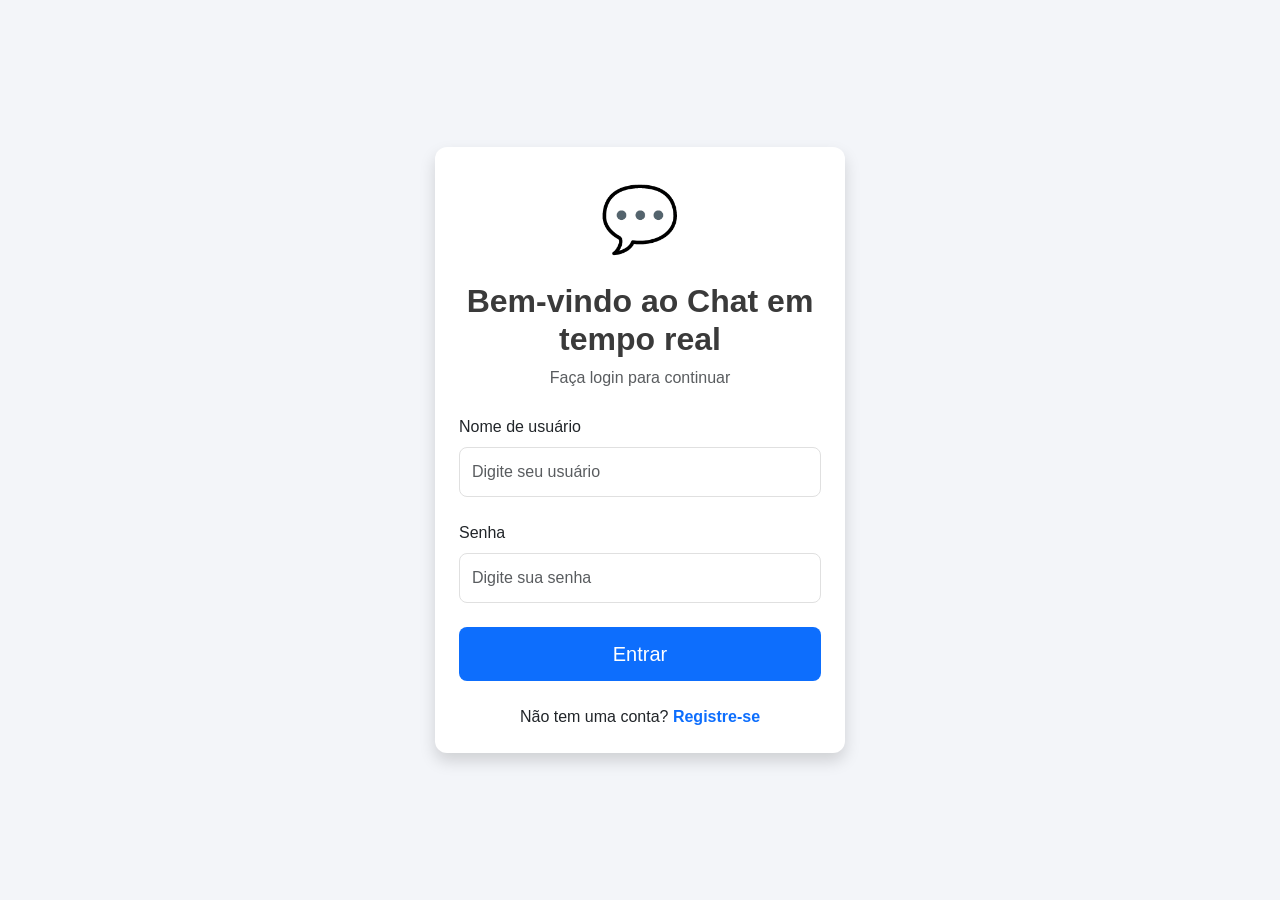
<file: src/main/resources/static/login.html>
<!DOCTYPE html>
<html lang="pt-br">
<head>
    <meta charset="UTF-8" />
    <title>Login - Chat Kafka</title>
    <meta name="viewport" content="width=device-width, initial-scale=1.0" />
    <link href="https://cdn.jsdelivr.net/npm/bootstrap@5.3.3/dist/css/bootstrap.min.css" rel="stylesheet" />
    <style>
        body {
            background-color: #f3f5f9;
            font-family: 'Segoe UI', Tahoma, Geneva, Verdana, sans-serif;
            min-height: 100vh;
            display: flex;
            align-items: center;
            justify-content: center;
        }

        .login-container {
            max-width: 450px;
            width: 100%;
            padding: 20px;
        }

        .card {
            border-radius: 12px;
            box-shadow: 0 10px 30px rgba(0, 0, 0, 0.1);
            border: none;
        }

        .card-title {
            color: #3a3a3a;
            font-weight: 600;
        }

        .form-control {
            padding: 12px;
            border-radius: 8px;
            border: 1px solid #e0e0e0;
            transition: all 0.3s;
        }

        .form-control:focus {
            border-color: #0d6efd;
            box-shadow: 0 0 0 0.25rem rgba(13, 110, 253, 0.15);
        }

        .btn-primary {
            padding: 12px;
            border-radius: 8px;
            font-weight: 500;
            background-color: #0d6efd;
            border: none;
            transition: all 0.3s;
        }

        .btn-primary:hover {
            background-color: #0b5ed7;
            transform: translateY(-2px);
            box-shadow: 0 4px 8px rgba(0, 0, 0, 0.1);
        }

        .logo-section {
            text-align: center;
            margin-bottom: 25px;
        }

        .logo-emoji {
            font-size: 64px;
            margin-bottom: 15px;
        }
    </style>
</head>
<body>

<div class="login-container">
    <div class="card shadow">
        <div class="card-body p-4">
            <div class="logo-section">
                <div class="logo-emoji">💬</div>
                <h2 class="card-title mb-2">Bem-vindo ao Chat em tempo real</h2>
                <p class="text-muted">Faça login para continuar</p>
            </div>

            <div id="alertBox" class="alert alert-danger d-none mb-4" role="alert"></div>

            <form id="loginForm">
                <div class="mb-4">
                    <label for="username" class="form-label">Nome de usuário</label>
                    <input type="text" class="form-control" id="username" placeholder="Digite seu usuário" required>
                </div>
                <div class="mb-4">
                    <label for="password" class="form-label">Senha</label>
                    <input type="password" class="form-control" id="password" placeholder="Digite sua senha" required>
                </div>
                <div class="d-grid gap-2 mb-4">
                    <button type="submit" class="btn btn-primary btn-lg">
                        <span id="loginBtnText">Entrar</span>
                        <span id="loginSpinner" class="spinner-border spinner-border-sm ms-2 d-none" role="status" aria-hidden="true"></span>
                    </button>
                </div>
            </form>

            <div class="text-center">
                <p class="mb-0">Não tem uma conta? <a href="register.html" class="text-decoration-none fw-bold">Registre-se</a></p>
            </div>
        </div>
    </div>
</div>

<script>
    document.addEventListener('DOMContentLoaded', function() {
        // Verificar se o usuário já está autenticado
        const token = localStorage.getItem('token');
        if (token) {
            window.location.href = '/';
            return;
        }

        const loginForm = document.getElementById('loginForm');
        const alertBox = document.getElementById('alertBox');
        const loginBtnText = document.getElementById('loginBtnText');
        const loginSpinner = document.getElementById('loginSpinner');

        loginForm.addEventListener('submit', async function(e) {
            e.preventDefault();

            // Mostrar loading
            loginBtnText.textContent = 'Entrando...';
            loginSpinner.classList.remove('d-none');
            alertBox.classList.add('d-none');

            const username = document.getElementById('username').value;
            const password = document.getElementById('password').value;

            try {
                const response = await fetch('/api/auth/login', {
                    method: 'POST',
                    headers: {
                        'Content-Type': 'application/json'
                    },
                    body: JSON.stringify({ username, password })
                });

                const data = await response.json();

                if (response.ok) {
                    // Salvar token e informações do usuário
                    localStorage.setItem('token', data.token);
                    localStorage.setItem('username', data.username);

                    // Redirecionar para a página principal
                    window.location.href = '/';
                } else {
                    // Mostrar erro
                    alertBox.textContent = data.message || 'Nome de usuário ou senha incorretos';
                    alertBox.classList.remove('d-none');

                    // Resetar botão
                    loginBtnText.textContent = 'Entrar';
                    loginSpinner.classList.add('d-none');
                }
            } catch (error) {
                console.error('Erro ao fazer login:', error);
                alertBox.textContent = 'Erro ao conectar com o servidor. Tente novamente mais tarde.';
                alertBox.classList.remove('d-none');

                // Resetar botão
                loginBtnText.textContent = 'Entrar';
                loginSpinner.classList.add('d-none');
            }
        });
    });
</script>

</body>
</html>
</file>
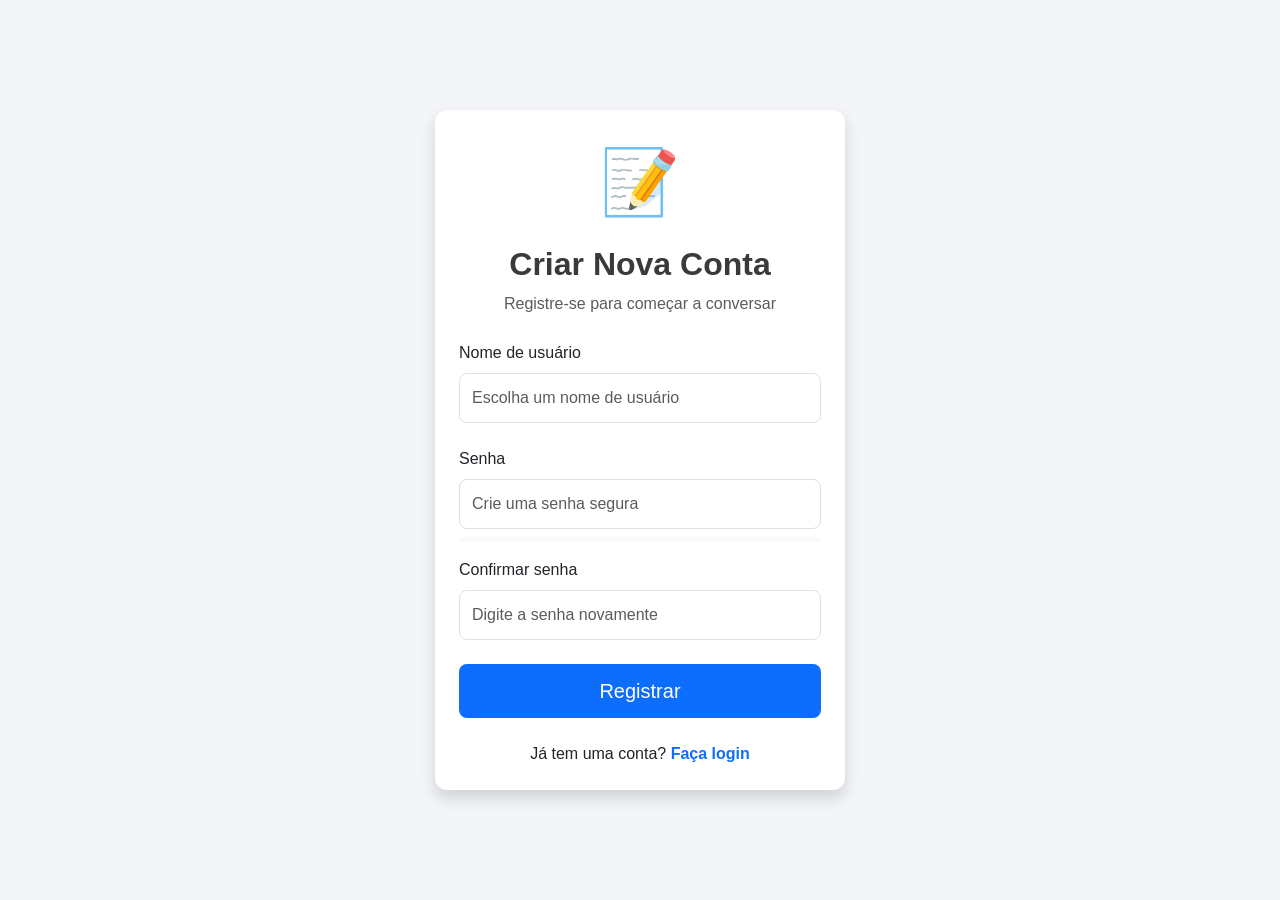
<file: src/main/resources/static/register.html>
<!DOCTYPE html>
<html lang="pt-br">
<head>
    <meta charset="UTF-8" />
    <title>Registrar - Chat Kafka</title>
    <meta name="viewport" content="width=device-width, initial-scale=1.0" />
    <link href="https://cdn.jsdelivr.net/npm/bootstrap@5.3.3/dist/css/bootstrap.min.css" rel="stylesheet" />
    <style>
        body {
            background-color: #f3f5f9;
            font-family: 'Segoe UI', Tahoma, Geneva, Verdana, sans-serif;
            min-height: 100vh;
            display: flex;
            align-items: center;
            justify-content: center;
        }

        .register-container {
            max-width: 450px;
            width: 100%;
            padding: 20px;
        }

        .card {
            border-radius: 12px;
            box-shadow: 0 10px 30px rgba(0, 0, 0, 0.1);
            border: none;
        }

        .card-title {
            color: #3a3a3a;
            font-weight: 600;
        }

        .form-control {
            padding: 12px;
            border-radius: 8px;
            border: 1px solid #e0e0e0;
            transition: all 0.3s;
        }

        .form-control:focus {
            border-color: #0d6efd;
            box-shadow: 0 0 0 0.25rem rgba(13, 110, 253, 0.15);
        }

        .btn-primary {
            padding: 12px;
            border-radius: 8px;
            font-weight: 500;
            background-color: #0d6efd;
            border: none;
            transition: all 0.3s;
        }

        .btn-primary:hover {
            background-color: #0b5ed7;
            transform: translateY(-2px);
            box-shadow: 0 4px 8px rgba(0, 0, 0, 0.1);
        }

        .logo-section {
            text-align: center;
            margin-bottom: 25px;
        }

        .logo-emoji {
            font-size: 64px;
            margin-bottom: 15px;
        }

        .password-strength {
            height: 5px;
            border-radius: 5px;
            margin-top: 8px;
            transition: all 0.3s;
        }
    </style>
</head>
<body>

<div class="register-container">
    <div class="card shadow">
        <div class="card-body p-4">
            <div class="logo-section">
                <div class="logo-emoji">📝</div>
                <h2 class="card-title mb-2">Criar Nova Conta</h2>
                <p class="text-muted">Registre-se para começar a conversar</p>
            </div>

            <div id="alertBox" class="alert alert-danger d-none mb-4" role="alert"></div>
            <div id="successBox" class="alert alert-success d-none mb-4" role="alert"></div>

            <form id="registerForm">
                <div class="mb-4">
                    <label for="username" class="form-label">Nome de usuário</label>
                    <input type="text" class="form-control" id="username" placeholder="Escolha um nome de usuário" required>
                </div>
                <div class="mb-3">
                    <label for="password" class="form-label">Senha</label>
                    <input type="password" class="form-control" id="password" placeholder="Crie uma senha segura" required>
                    <div id="passwordStrength" class="password-strength w-100 bg-light"></div>
                </div>
                <div class="mb-4">
                    <label for="confirmPassword" class="form-label">Confirmar senha</label>
                    <input type="password" class="form-control" id="confirmPassword" placeholder="Digite a senha novamente" required>
                </div>
                <div class="d-grid gap-2 mb-4">
                    <button type="submit" class="btn btn-primary btn-lg">
                        <span id="registerBtnText">Registrar</span>
                        <span id="registerSpinner" class="spinner-border spinner-border-sm ms-2 d-none" role="status" aria-hidden="true"></span>
                    </button>
                </div>
            </form>

            <div class="text-center">
                <p class="mb-0">Já tem uma conta? <a href="login.html" class="text-decoration-none fw-bold">Faça login</a></p>
            </div>
        </div>
    </div>
</div>

<script>
    document.addEventListener('DOMContentLoaded', function() {
        // Verificar se o usuário já está autenticado
        const token = localStorage.getItem('token');
        if (token) {
            window.location.href = '/';
            return;
        }

        const registerForm = document.getElementById('registerForm');
        const alertBox = document.getElementById('alertBox');
        const successBox = document.getElementById('successBox');
        const registerBtnText = document.getElementById('registerBtnText');
        const registerSpinner = document.getElementById('registerSpinner');
        const passwordInput = document.getElementById('password');
        const confirmPasswordInput = document.getElementById('confirmPassword');
        const passwordStrength = document.getElementById('passwordStrength');

        // Função para verificar força da senha
        passwordInput.addEventListener('input', function() {
            const password = this.value;
            let strength = 0;

            // Comprimento mínimo
            if (password.length >= 6) strength += 25;

            // Letras maiúsculas e minúsculas
            if (password.match(/[a-z]/) && password.match(/[A-Z]/)) strength += 25;

            // Números
            if (password.match(/\d/)) strength += 25;

            // Caracteres especiais
            if (password.match(/[^a-zA-Z\d]/)) strength += 25;

            // Atualizar barra de força
            passwordStrength.style.width = strength + '%';

            // Mudar cor com base na força
            if (strength <= 25) {
                passwordStrength.className = 'password-strength w-100 bg-danger';
            } else if (strength <= 50) {
                passwordStrength.className = 'password-strength w-100 bg-warning';
            } else if (strength <= 75) {
                passwordStrength.className = 'password-strength w-100 bg-info';
            } else {
                passwordStrength.className = 'password-strength w-100 bg-success';
            }
        });

        // Validação do formulário
        registerForm.addEventListener('submit', async function(e) {
            e.preventDefault();

            // Resetar alertas
            alertBox.classList.add('d-none');
            successBox.classList.add('d-none');

            const username = document.getElementById('username').value;
            const password = passwordInput.value;
            const confirmPassword = confirmPasswordInput.value;

            // Validações básicas
            if (username.length < 3) {
                alertBox.textContent = 'Nome de usuário deve ter pelo menos 3 caracteres';
                alertBox.classList.remove('d-none');
                return;
            }

            if (password.length < 6) {
                alertBox.textContent = 'Senha deve ter pelo menos 6 caracteres';
                alertBox.classList.remove('d-none');
                return;
            }

            if (password !== confirmPassword) {
                alertBox.textContent = 'As senhas não coincidem';
                alertBox.classList.remove('d-none');
                return;
            }

            // Mostrar loading
            registerBtnText.textContent = 'Registrando...';
            registerSpinner.classList.remove('d-none');

            try {
                const response = await fetch('/api/auth/register', {
                    method: 'POST',
                    headers: {
                        'Content-Type': 'application/json'
                    },
                    body: JSON.stringify({ username, password })
                });

                const data = await response.json();

                if (response.ok) {
                    // Salvar token e informações do usuário
                    localStorage.setItem('token', data.token);
                    localStorage.setItem('username', data.username);

                    // Mostrar mensagem de sucesso
                    successBox.textContent = 'Registro realizado com sucesso! Redirecionando...';
                    successBox.classList.remove('d-none');

                    // Redirecionar após 2 segundos
                    setTimeout(() => {
                        window.location.href = '/';
                    }, 2000);
                } else {
                    // Mostrar erro
                    alertBox.textContent = data.message || 'Erro ao registrar usuário';
                    alertBox.classList.remove('d-none');

                    // Resetar botão
                    registerBtnText.textContent = 'Registrar';
                    registerSpinner.classList.add('d-none');
                }
            } catch (error) {
                console.error('Erro ao registrar:', error);
                alertBox.textContent = 'Erro ao conectar com o servidor. Tente novamente mais tarde.';
                alertBox.classList.remove('d-none');

                // Resetar botão
                registerBtnText.textContent = 'Registrar';
                registerSpinner.classList.add('d-none');
            }
        });
    });
</script>

</body>
</html>
</file>
